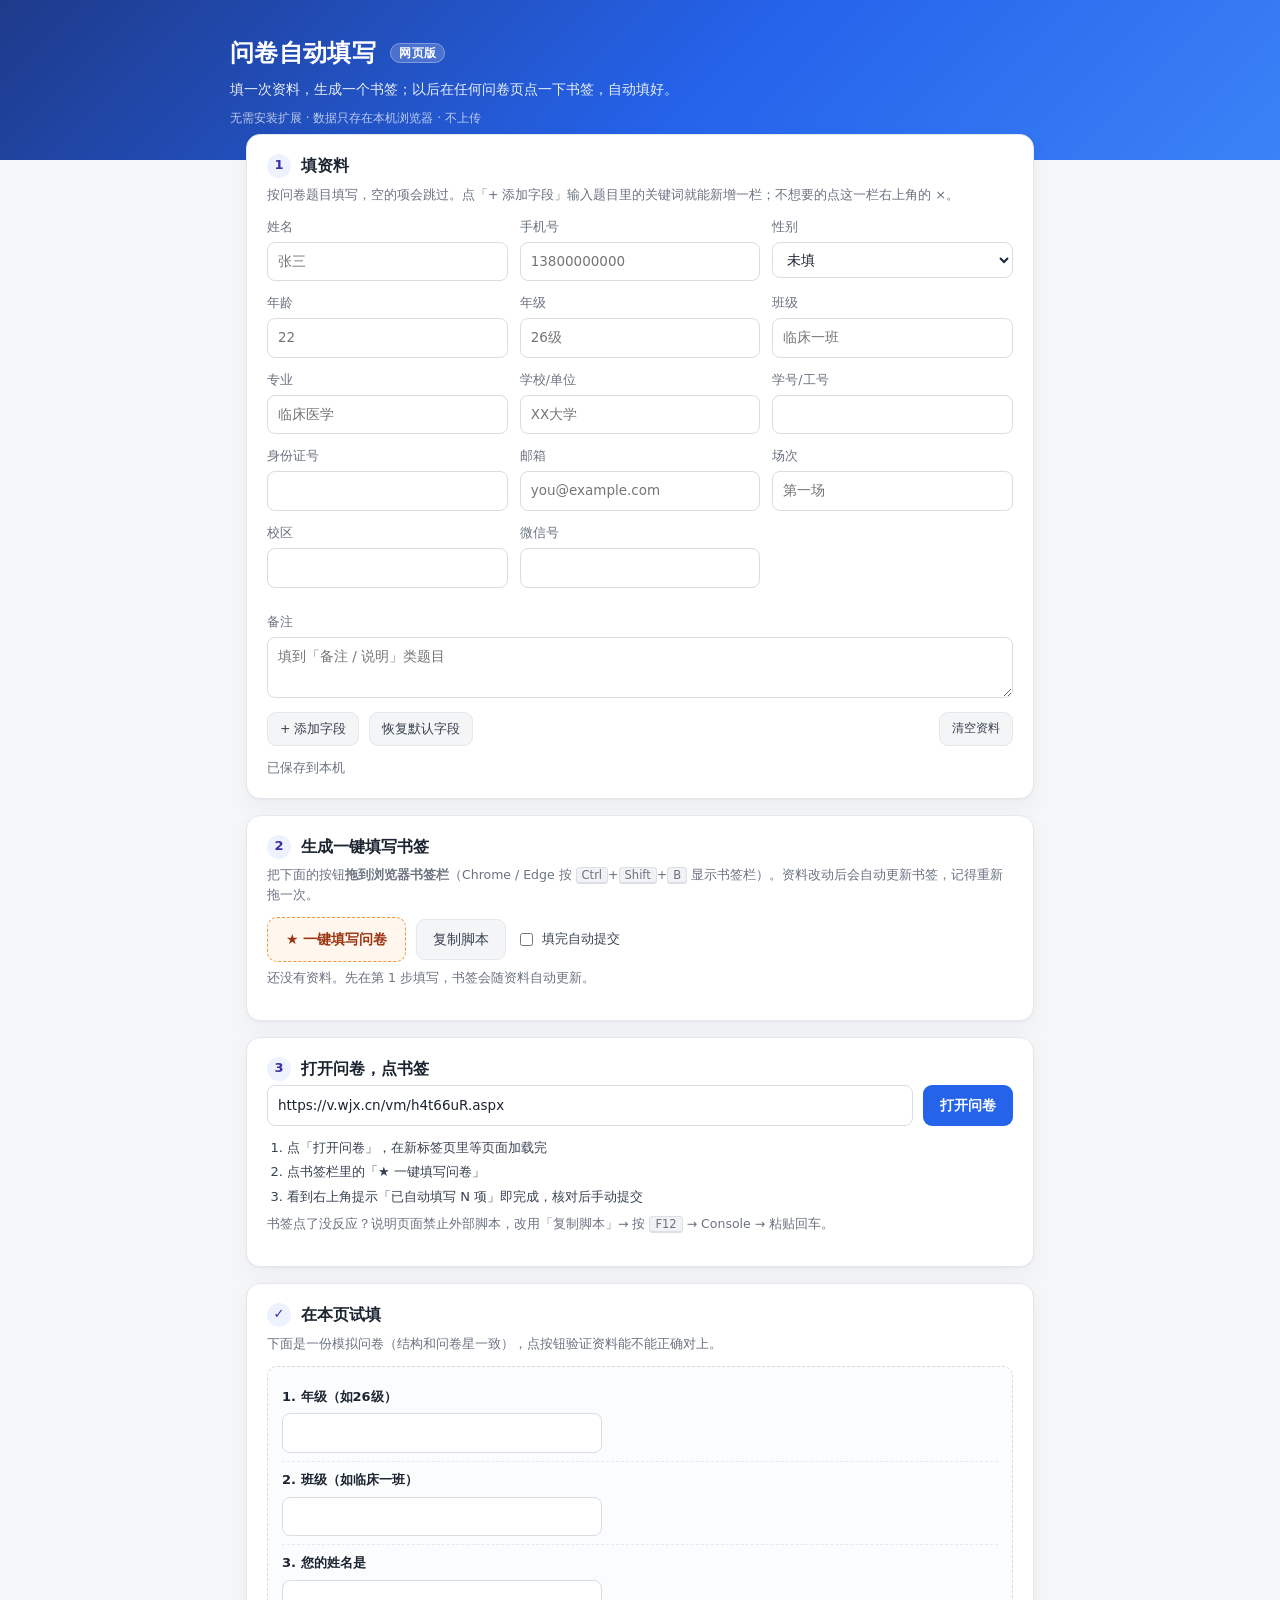
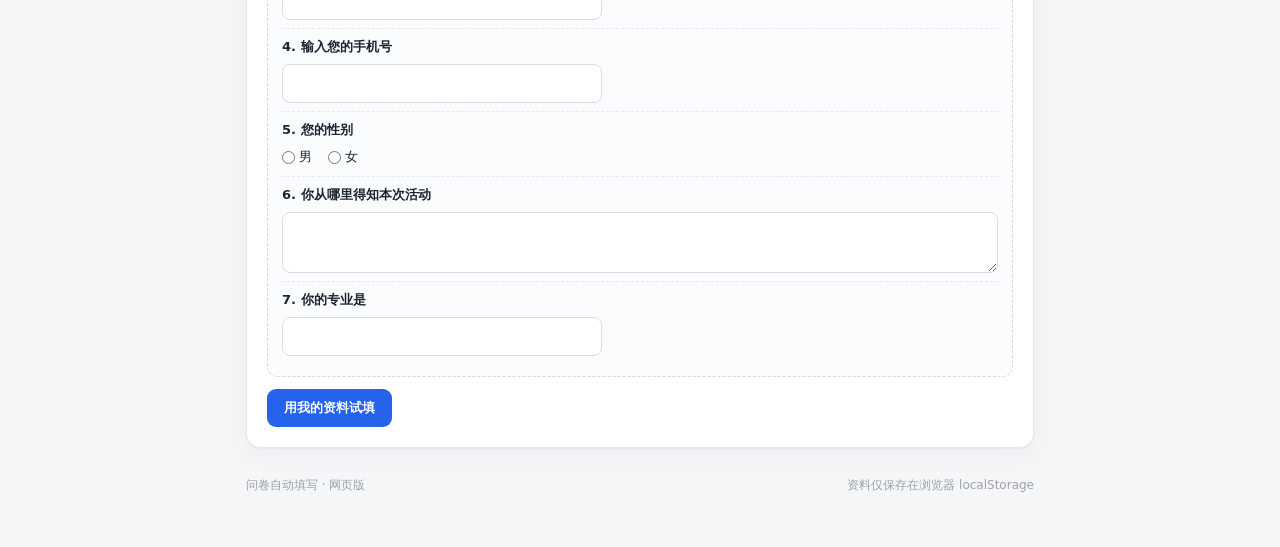
<file: 报名插件/index.html>
<!doctype html>
<html lang="zh-CN">
<head>
  <meta charset="utf-8">
  <meta name="viewport" content="width=device-width, initial-scale=1">
  <title>问卷自动填写</title>
  <meta http-equiv="refresh" content="0; url=./web/index.html">
</head>
<body style="font:14px system-ui;padding:40px;text-align:center;color:#374151">
  <p>正在打开网页版…</p>
  <p>如果没有跳转，点这里：<a href="./web/index.html">进入问卷自动填写</a></p>
</body>
</html>
</file>
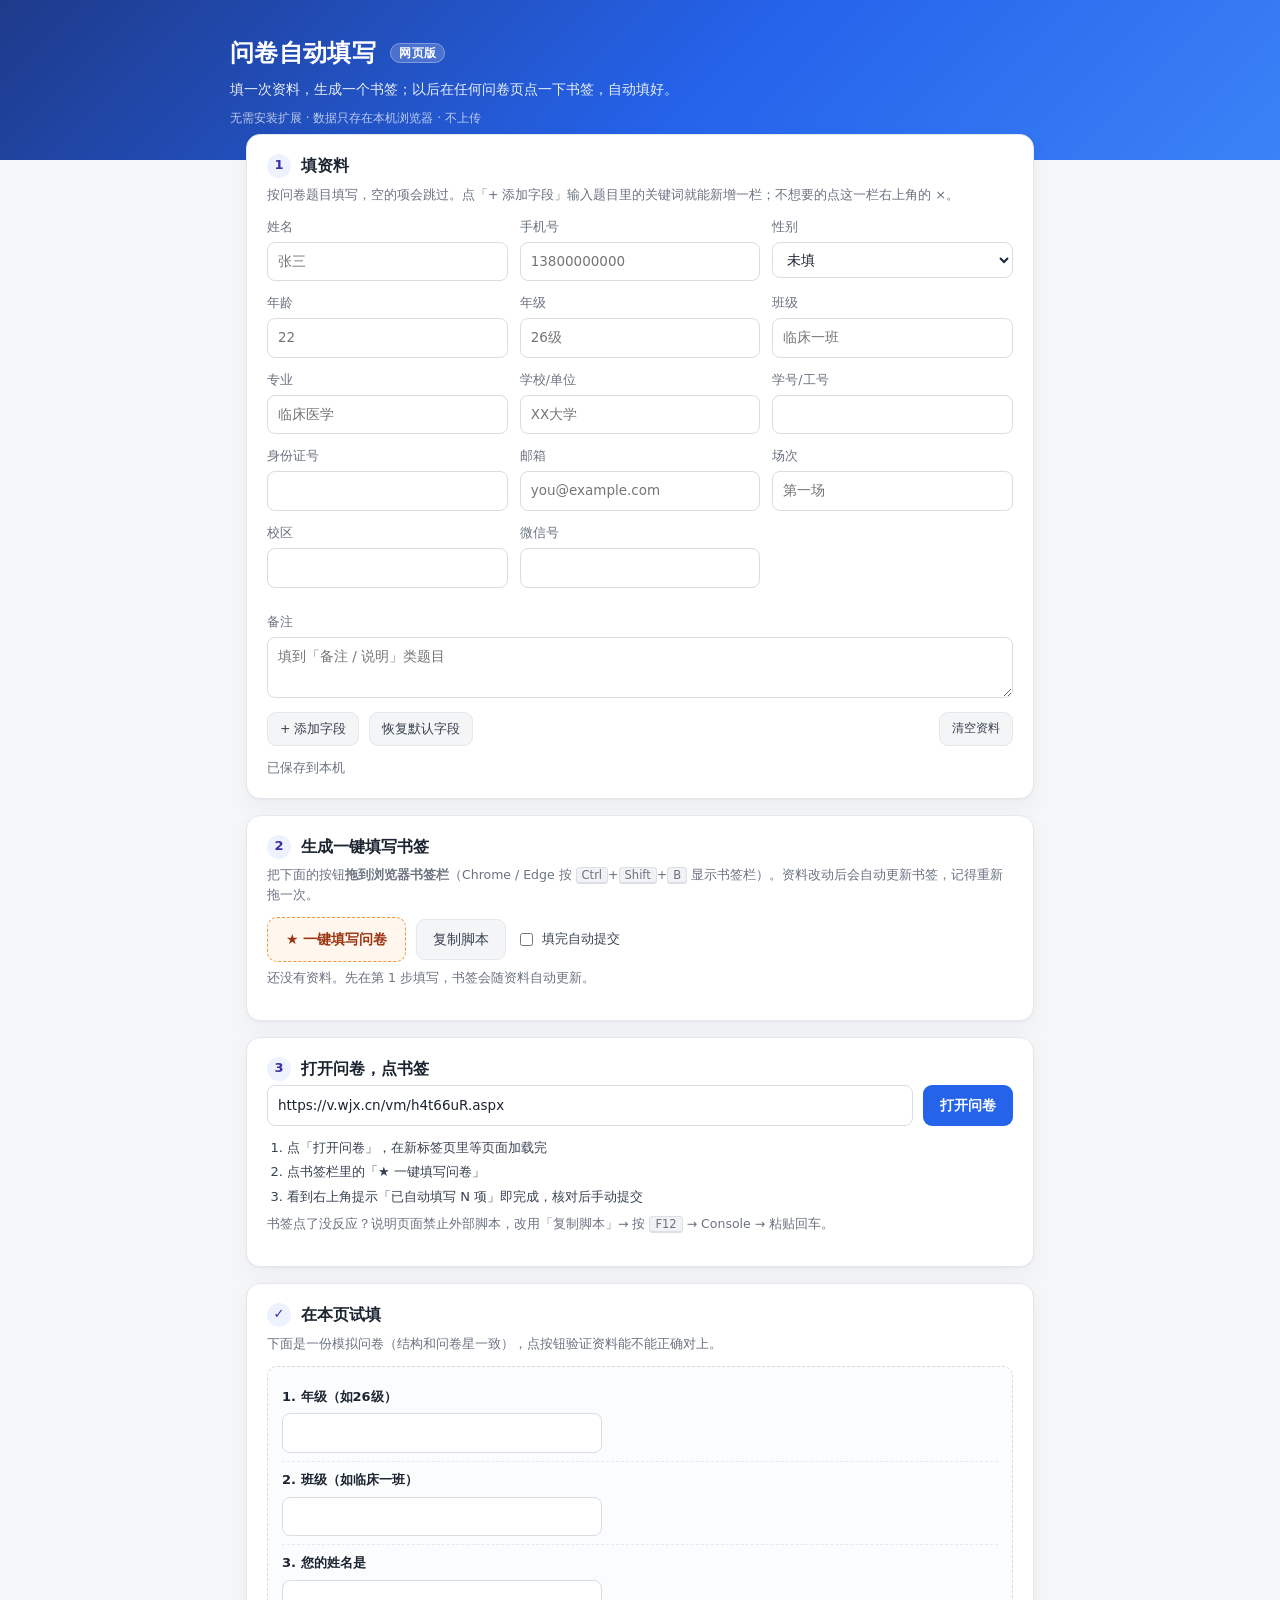
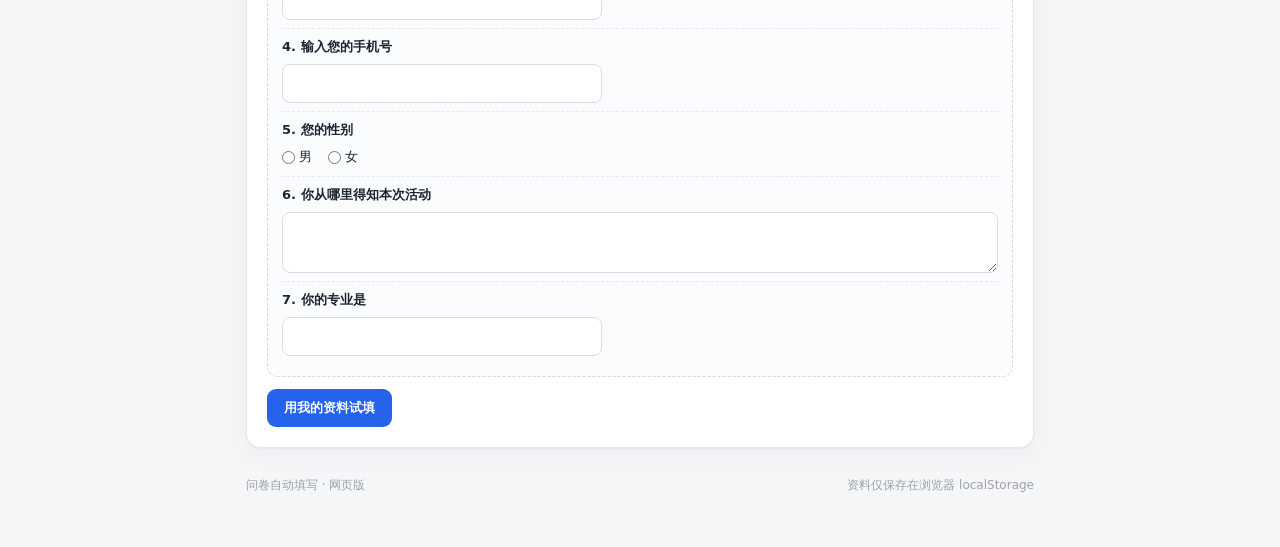
<file: 报名插件/web/index.html>
<!doctype html>
<html lang="zh-CN">
<head>
  <meta charset="utf-8">
  <meta name="viewport" content="width=device-width, initial-scale=1">
  <title>问卷自动填写 · 网页版</title>
  <link rel="stylesheet" href="app.css">
</head>
<body>
  <header class="hero">
    <div class="hero-inner">
      <h1>问卷自动填写 <span class="tag">网页版</span></h1>
      <p>填一次资料，生成一个书签；以后在任何问卷页点一下书签，自动填好。</p>
      <p class="small">无需安装扩展 · 数据只存在本机浏览器 · 不上传</p>
    </div>
  </header>

  <main>
    <section class="card">
      <div class="step"><span class="num">1</span> 填资料</div>
      <p class="hint">按问卷题目填写，空的项会跳过。点「+ 添加字段」输入题目里的关键词就能新增一栏；不想要的点这一栏右上角的 ×。</p>
      <div id="fields" class="grid"></div>
      <div class="fieldbar">
        <button id="addField" class="ghost" type="button">+ 添加字段</button>
        <button id="resetFields" class="ghost" type="button">恢复默认字段</button>
        <button id="reset" class="ghost" type="button">清空资料</button>
      </div>
      <div id="addRow" class="addrow" hidden>
        <input id="newFieldName" type="text" placeholder="输入题目里的关键词，例如：宿舍号 / 是否参加过" autocomplete="off">
        <button id="confirmAdd" class="primary" type="button">添加</button>
        <button id="cancelAdd" class="ghost" type="button">取消</button>
      </div>
      <div class="savebar"><span id="saveState" class="ok">已保存到本机</span></div>
    </section>

    <section class="card">
      <div class="step"><span class="num">2</span> 生成一键填写书签</div>
      <p class="hint">把下面的按钮<b>拖到浏览器书签栏</b>（Chrome / Edge 按 <kbd>Ctrl</kbd>+<kbd>Shift</kbd>+<kbd>B</kbd> 显示书签栏）。资料改动后会自动更新书签，记得重新拖一次。</p>
      <div class="bookmark-row">
        <a id="bookmarklet" class="bookmarklet" href="javascript:void(0)">★ 一键填写问卷</a>
        <button id="copyScript" class="ghost" type="button">复制脚本</button>
        <label class="chk"><input type="checkbox" id="autoSubmit"> 填完自动提交</label>
      </div>
      <p class="hint" id="bmHint">书签里已包含你当前的资料，不含密码等敏感信息。</p>
    </section>

    <section class="card">
      <div class="step"><span class="num">3</span> 打开问卷，点书签</div>
      <div class="urlrow">
        <input id="url" type="url" spellcheck="false" value="https://v.wjx.cn/vm/h4t66uR.aspx">
        <button id="open" class="primary" type="button">打开问卷</button>
      </div>
      <ol class="steps">
        <li>点「打开问卷」，在新标签页里等页面加载完</li>
        <li>点书签栏里的「★ 一键填写问卷」</li>
        <li>看到右上角提示「已自动填写 N 项」即完成，核对后手动提交</li>
      </ol>
      <p class="hint">书签点了没反应？说明页面禁止外部脚本，改用「复制脚本」→ 按 <kbd>F12</kbd> → Console → 粘贴回车。</p>
    </section>

    <section class="card">
      <div class="step"><span class="num">✓</span> 在本页试填</div>
      <p class="hint">下面是一份模拟问卷（结构和问卷星一致），点按钮验证资料能不能正确对上。</p>
      <div id="demo" class="demo-form">
        <div class="field">
          <div class="field-label">1. 年级（如26级）</div>
          <div class="field-content"><input id="d1" name="d1" type="text"></div>
        </div>
        <div class="field">
          <div class="field-label">2. 班级（如临床一班）</div>
          <div class="field-content"><input id="d2" name="d2" type="text"></div>
        </div>
        <div class="field">
          <div class="field-label">3. 您的姓名是</div>
          <div class="field-content"><input id="d3" name="d3" type="text"></div>
        </div>
        <div class="field">
          <div class="field-label">4. 输入您的手机号</div>
          <div class="field-content"><input id="d4" name="d4" type="tel"></div>
        </div>
        <div class="field">
          <div class="field-label">5. 您的性别</div>
          <div class="field-content">
            <label><input type="radio" name="d5" value="1"> 男</label>
            <label><input type="radio" name="d5" value="2"> 女</label>
          </div>
        </div>
        <div class="field">
          <div class="field-label">6. 你从哪里得知本次活动</div>
          <div class="field-content"><textarea id="d6" name="d6" rows="2"></textarea></div>
        </div>
        <div class="field">
          <div class="field-label">7. 你的专业是</div>
          <div class="field-content"><input id="d7" name="d7" type="text"></div>
        </div>
      </div>
      <div class="savebar">
        <button id="testFill" class="primary" type="button">用我的资料试填</button>
        <span id="testResult"></span>
      </div>
    </section>
  </main>

  <footer>
    <span>问卷自动填写 · 网页版</span>
    <span>资料仅保存在浏览器 localStorage</span>
  </footer>

  <datalist id="majorOptions">
    <option value="临床医学"></option>
    <option value="临床医学（五年制）"></option>
    <option value="口腔医学"></option>
    <option value="麻醉学"></option>
    <option value="医学影像学"></option>
    <option value="预防医学"></option>
    <option value="中医学"></option>
    <option value="中西医临床医学"></option>
    <option value="护理学"></option>
    <option value="药学"></option>
    <option value="临床药学"></option>
    <option value="康复治疗学"></option>
    <option value="医学检验技术"></option>
    <option value="生物医学工程"></option>
    <option value="儿科学"></option>
    <option value="精神医学"></option>
    <option value="眼视光医学"></option>
    <option value="基础医学"></option>
    <option value="法医学"></option>
    <option value="公共卫生管理"></option>
  </datalist>

  <script src="engine.js"></script>
  <script src="app.js"></script>
</body>
</html>
</file>
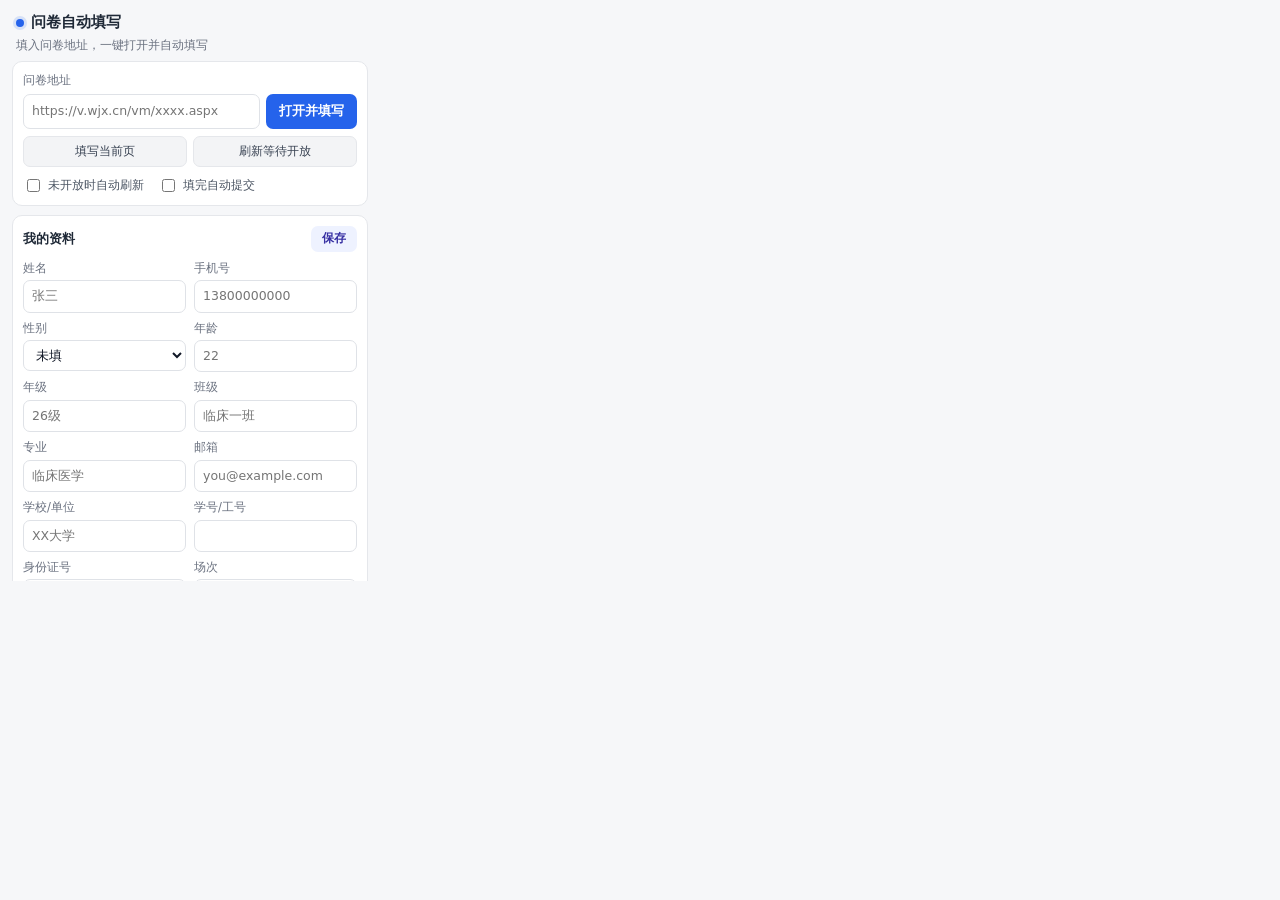
<file: 报名插件/popup.html>
<!doctype html>
<html lang="zh-CN">
<head>
  <meta charset="utf-8">
  <link rel="stylesheet" href="popup.css">
</head>
<body>
  <header>
    <div class="brand"><span class="dot"></span>问卷自动填写</div>
    <div class="sub">填入问卷地址，一键打开并自动填写</div>
  </header>

  <main>
    <section class="card">
      <label class="lbl" for="url">问卷地址</label>
      <div class="urlrow">
        <input id="url" type="url" spellcheck="false" placeholder="https://v.wjx.cn/vm/xxxx.aspx">
        <button id="open" class="primary">打开并填写</button>
      </div>
      <div class="row2">
        <button id="fillHere" class="ghost">填写当前页</button>
        <button id="reloadHere" class="ghost">刷新等待开放</button>
      </div>
      <div class="opts">
        <label class="chk"><input type="checkbox" id="optAutoReload"> 未开放时自动刷新</label>
        <label class="chk"><input type="checkbox" id="optAutoSubmit"> 填完自动提交</label>
      </div>
    </section>

    <section class="card">
      <div class="cardhead">
        <span>我的资料</span>
        <button id="save" class="mini">保存</button>
      </div>
      <div class="grid">
        <label>姓名<input data-key="name" type="text" placeholder="张三"></label>
        <label>手机号<input data-key="phone" type="tel" placeholder="13800000000"></label>
        <label>性别
          <select data-key="gender">
            <option value="">未填</option>
            <option value="男">男</option>
            <option value="女">女</option>
          </select>
        </label>
        <label>年龄<input data-key="age" type="text" placeholder="22"></label>
        <label>年级<input data-key="grade" type="text" placeholder="26级"></label>
        <label>班级<input data-key="className" type="text" placeholder="临床一班"></label>
        <label>专业<input data-key="major" type="text" list="majorOptions" placeholder="临床医学"></label>
        <label>邮箱<input data-key="email" type="text" placeholder="you@example.com"></label>
        <label>学校/单位<input data-key="school" type="text" placeholder="XX大学"></label>
        <label>学号/工号<input data-key="studentId" type="text" placeholder=""></label>
        <label>身份证号<input data-key="idcard" type="text" placeholder=""></label>
        <label>场次<input data-key="session" type="text" placeholder="如：第一场"></label>
        <label>校区<input data-key="campus" type="text" placeholder=""></label>
        <label>微信号<input data-key="wechat" type="text" placeholder=""></label>
      </div>
      <label class="full">备注<textarea data-key="remark" rows="2" placeholder="其他需要填写的内容"></textarea></label>
      <label class="full">自定义字段（JSON，键为题目关键词）
        <textarea id="extra" rows="3" spellcheck="false" placeholder='{"你从哪里得知本次活动": "公众号", "是否参加过": "否"}'></textarea>
      </label>
    </section>

    <footer>
      <span id="status">资料只保存在本机浏览器</span>
    </footer>
  </main>

  <datalist id="majorOptions">
    <option value="临床医学"></option>
    <option value="临床医学（五年制）"></option>
    <option value="口腔医学"></option>
    <option value="麻醉学"></option>
    <option value="医学影像学"></option>
    <option value="预防医学"></option>
    <option value="中医学"></option>
    <option value="中西医临床医学"></option>
    <option value="护理学"></option>
    <option value="药学"></option>
    <option value="临床药学"></option>
    <option value="康复治疗学"></option>
    <option value="医学检验技术"></option>
    <option value="生物医学工程"></option>
    <option value="儿科学"></option>
    <option value="精神医学"></option>
    <option value="眼视光医学"></option>
    <option value="基础医学"></option>
    <option value="法医学"></option>
    <option value="公共卫生管理"></option>
  </datalist>

  <script src="popup.js"></script>
</body>
</html>
</file>
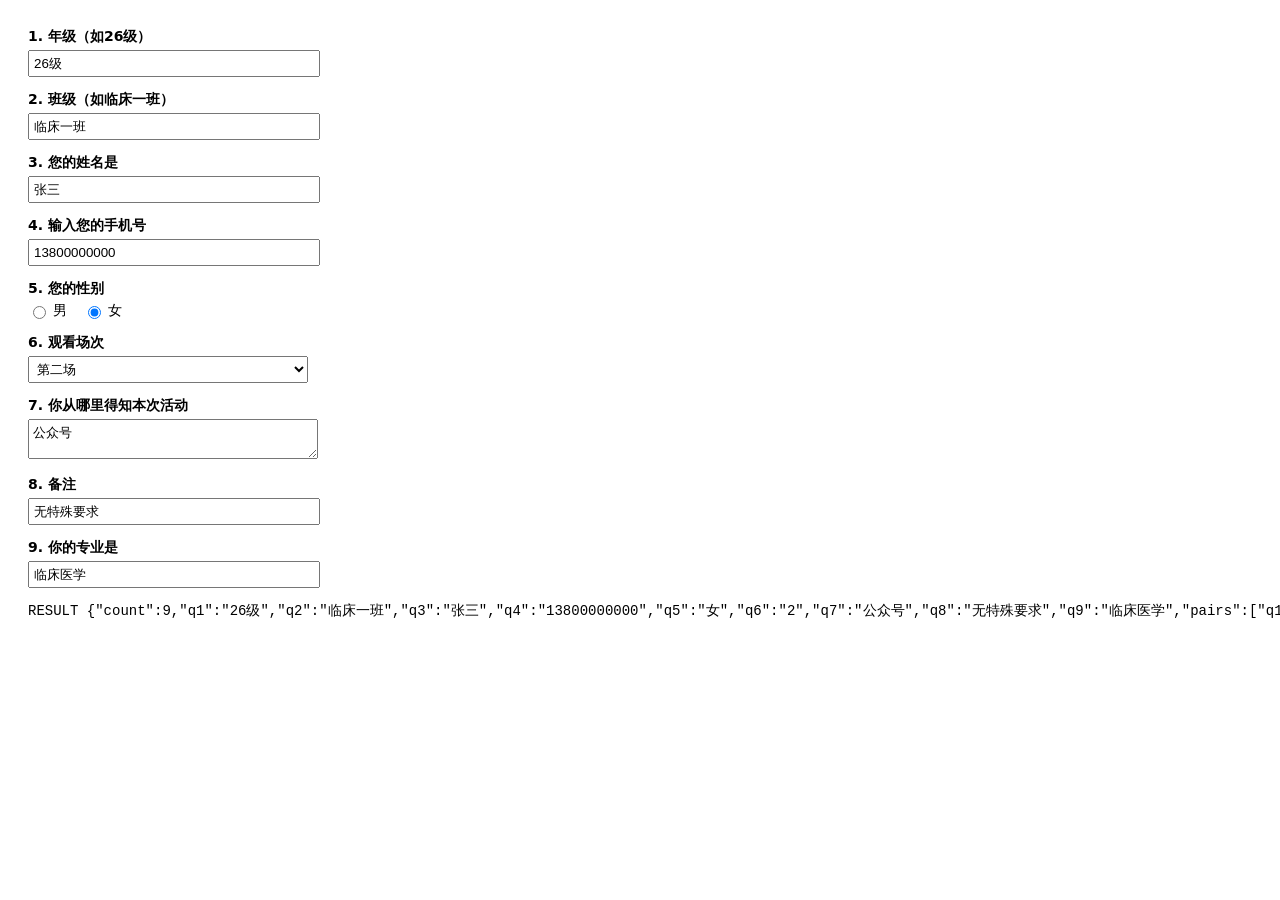
<file: 报名插件/web/test.html>
<!doctype html>
<html lang="zh-CN">
<head>
  <meta charset="utf-8">
  <title>engine test</title>
  <style>
    body { font: 14px system-ui; padding: 20px; }
    .field { margin-bottom: 14px; }
    .field-label { font-weight: 600; margin-bottom: 4px; }
    .ui-controlgroup { display: flex; gap: 16px; }
    .ui-radio { display: flex; align-items: center; gap: 4px; }
    input[type="text"], input[type="tel"], textarea, select { padding: 4px; width: 280px; }
  </style>
</head>
<body>
  <div id="form">
    <div class="field">
      <div class="field-label">1. 年级（如26级）</div>
      <div class="field-content"><div class="ui-input-text"><input type="text" id="q1" name="q1"></div></div>
    </div>
    <div class="field">
      <div class="field-label">2. 班级（如临床一班）</div>
      <div class="field-content"><div class="ui-input-text"><input type="text" id="q2" name="q2"></div></div>
    </div>
    <div class="field">
      <div class="field-label">3. 您的姓名是</div>
      <div class="field-content"><div class="ui-input-text"><input type="text" id="q3" name="q3"></div></div>
    </div>
    <div class="field">
      <div class="field-label">4. 输入您的手机号</div>
      <div class="field-content"><div class="ui-input-text"><input type="tel" id="q4" name="q4"></div></div>
    </div>
    <div class="field">
      <div class="field-label">5. 您的性别</div>
      <div class="field-content">
        <div class="ui-controlgroup" role="radiogroup">
          <div class="ui-radio"><input type="radio" id="q5_1" name="q5" value="1"><label for="q5_1">男</label></div>
          <div class="ui-radio"><input type="radio" id="q5_2" name="q5" value="2"><label for="q5_2">女</label></div>
        </div>
      </div>
    </div>
    <div class="field">
      <div class="field-label">6. 观看场次</div>
      <div class="field-content">
        <select id="q6" name="q6">
          <option value="">请选择</option>
          <option value="1">第一场</option>
          <option value="2">第二场</option>
          <option value="3">第三场</option>
        </select>
      </div>
    </div>
    <div class="field">
      <div class="field-label">7. 你从哪里得知本次活动</div>
      <div class="field-content"><textarea id="q7" name="q7" rows="2"></textarea></div>
    </div>
    <div class="field">
      <div class="field-label">8. 备注</div>
      <div class="field-content"><input type="text" id="q8" name="q8"></div>
    </div>
    <div class="field">
      <div class="field-label">9. 你的专业是</div>
      <div class="field-content"><input type="text" id="q9" name="q9"></div>
    </div>
  </div>
  <pre id="out">PENDING</pre>

  <script src="engine.js"></script>
  <script>
    window.addEventListener('load', function () {
      var profile = {
        name: '张三',
        phone: '13800000000',
        gender: '女',
        grade: '26级',
        className: '临床一班',
        major: '临床医学',
        session: '第二场',
        remark: '无特殊要求',
        extra: { '你从哪里得知本次活动': '公众号' }
      };
      var r = window.AFFILL_ENGINE(profile, { silent: true });
      var v = function (id) { var e = document.getElementById(id); return e ? e.value : '(missing)'; };
      var radio = '';
      var rs = document.querySelectorAll('input[name="q5"]');
      for (var i = 0; i < rs.length; i++) { if (rs[i].checked) radio = (rs[i].parentElement.innerText || '').trim(); }
      document.getElementById('out').textContent = 'RESULT ' + JSON.stringify({
        count: r.count,
        q1: v('q1'), q2: v('q2'), q3: v('q3'), q4: v('q4'),
        q5: radio, q6: v('q6'), q7: v('q7'), q8: v('q8'), q9: v('q9'),
        pairs: r.report.map(function (x) { return x.q + '=>' + x.v; })
      });
    });
  </script>
</body>
</html>
</file>
<file: 报名插件/web/app.css>
* { box-sizing: border-box; }
:root {
  --bg: #f5f6f8;
  --card: #fff;
  --line: #e4e7ec;
  --text: #1b2430;
  --muted: #6b7280;
  --accent: #2563eb;
  --accent-d: #1d4ed8;
  --ok: #059669;
}
html, body { margin: 0; padding: 0; }
body {
  background: var(--bg);
  color: var(--text);
  font: 14px/1.6 -apple-system, "Segoe UI", "Microsoft YaHei", system-ui, sans-serif;
  padding-bottom: 40px;
}
.hero {
  background: linear-gradient(135deg, #1e3a8a 0%, #2563eb 55%, #3b82f6 100%);
  color: #fff;
  padding: 34px 20px 30px;
  margin-bottom: -26px;
}
.hero-inner { max-width: 820px; margin: 0 auto; }
h1 { margin: 0 0 6px; font-size: 24px; letter-spacing: .3px; }
.tag {
  font-size: 12px; font-weight: 600; vertical-align: middle;
  background: rgba(255,255,255,.18); border: 1px solid rgba(255,255,255,.3);
  padding: 2px 8px; border-radius: 999px; margin-left: 6px;
}
.hero p { margin: 2px 0; color: rgba(255,255,255,.9); }
.hero .small { font-size: 12px; color: rgba(255,255,255,.7); margin-top: 8px; }

main { max-width: 820px; margin: 0 auto; padding: 0 16px; }
.card {
  background: var(--card);
  border: 1px solid var(--line);
  border-radius: 14px;
  padding: 18px 20px 20px;
  margin-bottom: 16px;
  box-shadow: 0 1px 2px rgba(16,24,40,.04), 0 8px 24px rgba(16,24,40,.04);
}
.step { display: flex; align-items: center; gap: 10px; font-size: 16px; font-weight: 700; margin-bottom: 4px; }
.num {
  width: 24px; height: 24px; border-radius: 50%;
  background: #eef2ff; color: #3730a3; font-size: 13px;
  display: inline-flex; align-items: center; justify-content: center; flex: none;
}
.hint { color: var(--muted); font-size: 12.5px; margin: 6px 0 12px; }
kbd {
  background: #f1f2f5; border: 1px solid #dcdfe4; border-bottom-width: 2px;
  border-radius: 4px; padding: 0 5px; font-size: 11.5px; font-family: inherit;
}
label { display: flex; flex-direction: column; gap: 5px; font-size: 12.5px; color: var(--muted); }
.grid { display: grid; grid-template-columns: repeat(3, 1fr); gap: 12px; }
.fld { position: relative; }
.fld.full { grid-column: 1 / -1; }
.fldlabel { display: flex; align-items: center; justify-content: space-between; gap: 6px; }
.del {
  border: 0; background: transparent; color: #b3b9c4; font: inherit; font-size: 15px; line-height: 1;
  padding: 0 3px; border-radius: 4px; cursor: pointer; opacity: 0; transition: opacity .12s, color .12s, background .12s;
}
.fld:hover .del, .del:focus { opacity: 1; }
.del:hover { color: #dc2626; background: #fef2f2; }
.fieldbar { display: flex; gap: 10px; margin-top: 14px; flex-wrap: wrap; }
.fieldbar .ghost { padding: 6px 12px; font-size: 12.5px; }
.addrow { display: flex; gap: 8px; margin-top: 10px; align-items: center; flex-wrap: wrap; }
.addrow[hidden] { display: none; }
.addrow input { flex: 1; min-width: 220px; }
@media (hover: none) { .del { opacity: 1; } }
@media (max-width: 640px) { .grid { grid-template-columns: 1fr 1fr; } }
.full { margin-top: 12px; }
input[type="text"], input[type="tel"], input[type="url"], select, textarea {
  width: 100%; padding: 8px 10px; border: 1px solid #d9dde3; border-radius: 8px;
  font: inherit; font-size: 13.5px; color: var(--text); background: #fff; outline: none;
  transition: border-color .15s, box-shadow .15s;
}
input:focus, select:focus, textarea:focus {
  border-color: var(--accent); box-shadow: 0 0 0 3px rgba(37,99,235,.13);
}
textarea { resize: vertical; }
button {
  font: inherit; cursor: pointer; border-radius: 9px; border: 1px solid transparent;
  padding: 8px 16px; transition: background .15s, transform .05s;
}
button:active { transform: translateY(1px); }
.primary { background: var(--accent); color: #fff; font-weight: 600; }
.primary:hover { background: var(--accent-d); }
.ghost { background: #f4f5f7; border-color: var(--line); color: #374151; }
.ghost:hover { background: #eceef2; }
.savebar { display: flex; align-items: center; gap: 12px; margin-top: 12px; font-size: 12.5px; }
#reset { margin-left: auto; padding: 5px 12px; font-size: 12px; }
#saveState { color: var(--muted); }
#saveState.flash { color: var(--ok); }
#testResult { color: var(--muted); font-size: 13px; }
#testResult.ok { color: var(--ok); font-weight: 600; }
#testResult.err { color: #dc2626; font-weight: 600; }

.bookmark-row { display: flex; gap: 10px; align-items: center; flex-wrap: wrap; margin-top: 4px; }
.bookmarklet {
  display: inline-flex; align-items: center; gap: 6px;
  background: #fff7ed; border: 1.5px dashed #fb923c; color: #9a3412;
  padding: 10px 18px; border-radius: 10px; font-weight: 700; text-decoration: none;
  cursor: grab; user-select: none;
}
.bookmarklet:hover { background: #ffedd5; }
.chk { flex-direction: row; align-items: center; gap: 6px; font-size: 13px; color: #374151; cursor: pointer; }

.urlrow { display: flex; gap: 10px; align-items: stretch; }
.urlrow input { flex: 1; min-width: 0; }

.steps { margin: 12px 0 6px; padding-left: 20px; color: #374151; font-size: 13px; }
.steps li { margin: 4px 0; }

.demo-form { border: 1px dashed #d5d9e0; border-radius: 10px; padding: 12px 14px; background: #fbfcfd; }
.demo-form .field { padding: 8px 0; border-bottom: 1px dashed #e6e9ee; }
.demo-form .field:last-child { border-bottom: 0; }
.field-label { font-size: 13px; font-weight: 600; margin-bottom: 6px; }
.field-content { display: flex; gap: 16px; flex-wrap: wrap; align-items: center; }
.field-content label { flex-direction: row; align-items: center; gap: 4px; color: var(--text); font-size: 13px; }
.field-content input[type="radio"] { margin: 0; }
.field-content input[type="text"], .field-content input[type="tel"] { max-width: 320px; }

footer {
  max-width: 820px; margin: 4px auto 0; padding: 12px 16px;
  display: flex; justify-content: space-between; gap: 10px;
  color: #9aa1ac; font-size: 12px; flex-wrap: wrap;
}
</file>
<file: 报名插件/popup.css>
* { box-sizing: border-box; }
body {
  width: 380px;
  margin: 0;
  font: 13px/1.45 -apple-system, "Segoe UI", "Microsoft YaHei", system-ui, sans-serif;
  color: #1f2937;
  background: #f6f7f9;
}
header { padding: 12px 16px 8px; }
.brand { font-size: 15px; font-weight: 700; display: flex; align-items: center; gap: 7px; }
.dot { width: 8px; height: 8px; border-radius: 50%; background: #2563eb; box-shadow: 0 0 0 3px rgba(37,99,235,.15); }
.sub { font-size: 11.5px; color: #6b7280; margin-top: 3px; }
main { padding: 0 12px 8px; max-height: 520px; overflow-y: auto; }
.card {
  background: #fff; border: 1px solid #e5e7eb; border-radius: 10px;
  padding: 10px; margin-bottom: 9px;
}
.lbl { display: block; font-size: 11.5px; color: #6b7280; margin-bottom: 5px; }
.urlrow { display: flex; gap: 6px; }
.urlrow input { flex: 1; min-width: 0; }
button { cursor: pointer; font: inherit; border-radius: 7px; border: 1px solid transparent; }
button:active { transform: translateY(1px); }
.primary {
  background: #2563eb; color: #fff; padding: 7px 12px; font-weight: 600; white-space: nowrap;
}
.primary:hover { background: #1d4ed8; }
.row2 { display: flex; gap: 6px; margin-top: 7px; }
.ghost { flex: 1; background: #f3f4f6; color: #374151; padding: 6px 0; font-size: 12px; border-color: #e5e7eb; }
.ghost:hover { background: #e9ebef; }
.opts { display: flex; gap: 14px; margin-top: 9px; flex-wrap: wrap; }
.chk { display: flex; align-items: center; gap: 5px; font-size: 12px; color: #4b5563; cursor: pointer; }
input[type="text"], input[type="tel"], input[type="url"], select, textarea {
  width: 100%; padding: 6px 8px; border: 1px solid #dfe2e7; border-radius: 7px;
  font: inherit; font-size: 12.5px; background: #fff; color: #111827; outline: none;
}
input:focus, select:focus, textarea:focus { border-color: #2563eb; box-shadow: 0 0 0 3px rgba(37,99,235,.12); }
.cardhead { display: flex; justify-content: space-between; align-items: center; margin-bottom: 8px; font-weight: 600; font-size: 12.5px; }
.mini { background: #eef2ff; color: #3730a3; padding: 3px 10px; font-size: 12px; }
.mini:hover { background: #e0e7ff; }
.grid { display: grid; grid-template-columns: 1fr 1fr; gap: 7px 8px; }
.grid label, .full { display: flex; flex-direction: column; gap: 4px; font-size: 11.5px; color: #6b7280; }
.full { margin-top: 8px; }
textarea { resize: vertical; }
footer { display: flex; justify-content: space-between; align-items: center; padding: 2px 6px 10px; font-size: 11px; color: #9ca3af; }
#status.ok { color: #059669; }
#status.err { color: #dc2626; }
</file>
